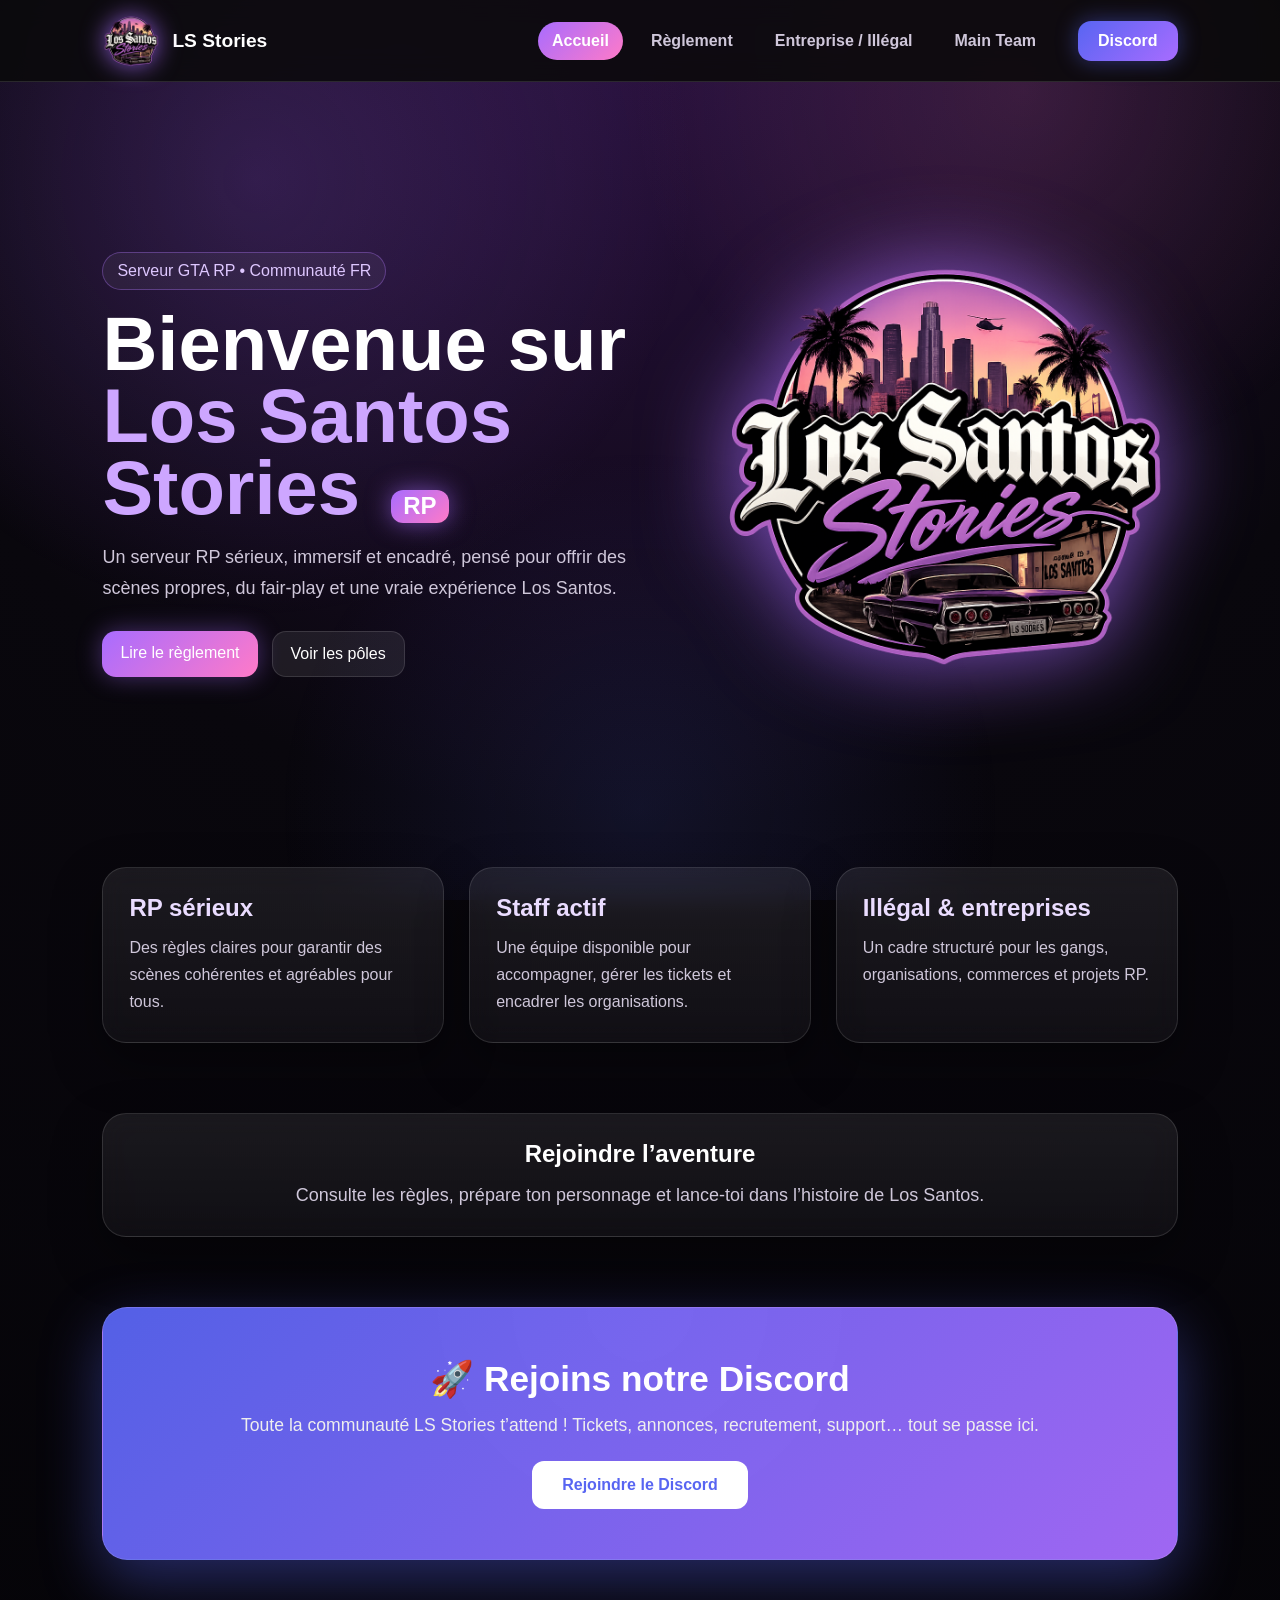
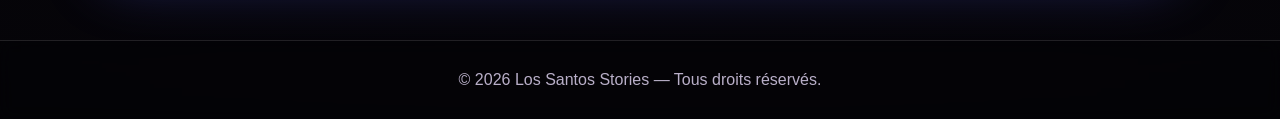
<file: index.html>
<!DOCTYPE html>
<html lang="fr">
<head>
  <meta charset="UTF-8">
  <meta name="viewport" content="width=device-width, initial-scale=1.0">
  <title>Los Santos Stories | Accueil</title>
  <link rel="stylesheet" href="style.css">
</head>
<body>
  <header class="header">
  <div class="logo">
    <img src="img/Logo_LSS.png" alt="Logo">
    <span>LS Stories</span>
  </div>

<nav class="nav">
  <ul class="nav-links">
    <li><a href="index.html"  class="active" >Accueil</a></li>
    <li><a href="reglement.html">Règlement</a></li>
    <li><a href="entreprise-illegal.html">Entreprise / Illégal</a></li>
    <li><a href="main-team.html">Main Team</a></li>
  </ul>

  <a href="https://discord.gg/PwrM5KvMkx" target="_blank" class="discord-header-btn">
    Discord
  </a>
</nav>

  <div class="menu-toggle" id="menu-toggle">☰</div>
</header>

  <main>
    <section class="hero" id="home">
      <div class="heroText">
        <span class="badge">Serveur GTA RP • Communauté FR</span>
        <h1>
  Bienvenue sur <strong>Los Santos Stories</strong>
  <span class="highlight">RP</span>
</h1>
        <p>Un serveur RP sérieux, immersif et encadré, pensé pour offrir des scènes propres, du fair-play et une vraie expérience Los Santos.</p>
        <div class="actions">
          <a class="btn primary" href="reglement.html">Lire le règlement</a>
          <a class="btn" href="entreprise-illegal.html">Voir les pôles</a>
        </div>
      </div>
      <img class="heroLogo" src="img/Logo_LSS.png" alt="Logo LS Stories">
    </section>

    <section class="grid">
      <article class="card">
        <h2>RP sérieux</h2>
        <p>Des règles claires pour garantir des scènes cohérentes et agréables pour tous.</p>
      </article>
      <article class="card">
        <h2>Staff actif</h2>
        <p>Une équipe disponible pour accompagner, gérer les tickets et encadrer les organisations.</p>
      </article>
      <article class="card">
        <h2>Illégal & entreprises</h2>
        <p>Un cadre structuré pour les gangs, organisations, commerces et projets RP.</p>
      </article>
    </section>

    <section class="banner">
      <h2>Rejoindre l’aventure</h2>
      <p>Consulte les règles, prépare ton personnage et lance-toi dans l’histoire de Los Santos.</p>
    </section>

  </main>

<section class="discord-section">
  <h2>🚀 Rejoins notre Discord</h2>
  <p>
    Toute la communauté LS Stories t’attend !  
    Tickets, annonces, recrutement, support… tout se passe ici.
  </p>

  <a href="https://discord.gg/PwrM5KvMkx" target="_blank" class="discord-btn">
    Rejoindre le Discord
  </a>
</section>

  <footer>
  © 2026 Los Santos Stories — Tous droits réservés.
</footer>
<script src="script.js"></script>
</body>
</html>
</file>
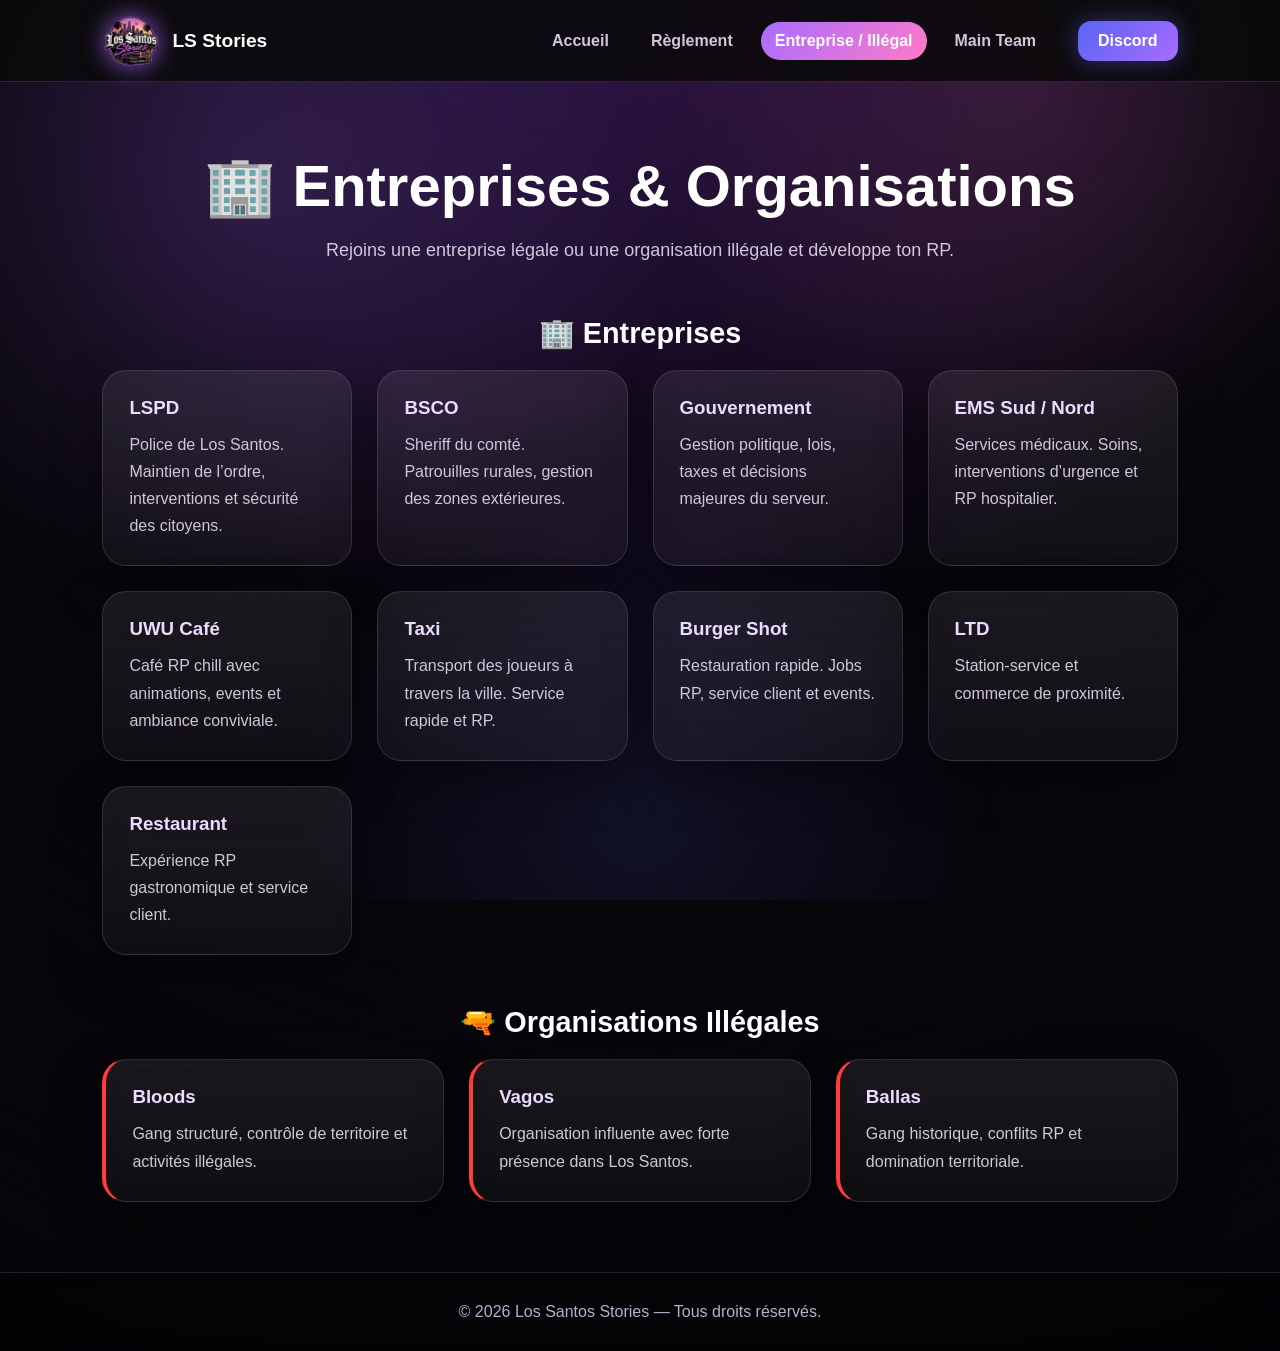
<file: entreprise-illegal.html>
<!DOCTYPE html>
<html lang="fr">
<head>
  <meta charset="UTF-8">
  <meta name="viewport" content="width=device-width, initial-scale=1.0">
  <title>Los Santos Stories | Entreprise / Illégal</title>
  <link rel="stylesheet" href="style.css">
</head>
<body>
  <header class="header">
  <div class="logo">
    <img src="img/Logo_LSS.png" alt="Logo">
    <span>LS Stories</span>
  </div>

  <nav class="nav">
  <ul class="nav-links">
    <li><a href="index.html">Accueil</a></li>
    <li><a href="reglement.html">Règlement</a></li>
    <li><a href="entreprise-illegal.html"  class="active">Entreprise / Illégal</a></li>
    <li><a href="main-team.html">Main Team</a></li>
  </ul>

  <a href="https://discord.gg/PwrM5KvMkx" target="_blank" class="discord-header-btn">
    Discord
  </a>
</nav>

  <div class="menu-toggle" id="menu-toggle">☰</div>
</header>

  <main class="page">
    <section class="section">
  <h2>🏢 Entreprises & Organisations</h2>
  <p class="section-desc">
    Rejoins une entreprise légale ou une organisation illégale et développe ton RP.
  </p>
  
</div>

  <!-- ENTREPRISES -->
  <h3 class="category-title">🏢 Entreprises</h3>
  <div class="cards-grid">

    <a href="https://discord.gg/W9KSvee5uq" target="_blank" class="card link-card">
      <h3>LSPD</h3>
      <p>Police de Los Santos. Maintien de l’ordre, interventions et sécurité des citoyens.</p>
    </a>

    <a href="https://discord.gg/hdkHKx5bKR" target="_blank" class="card link-card">
      <h3>BSCO</h3>
      <p>Sheriff du comté. Patrouilles rurales, gestion des zones extérieures.</p>
    </a>

    <a href="https://discord.gg/UtPBQNdYuY" target="_blank" class="card link-card">
      <h3>Gouvernement</h3>
      <p>Gestion politique, lois, taxes et décisions majeures du serveur.</p>
    </a>

    <a href="hhttps://discord.gg/vMVXzyKShr" target="_blank" class="card link-card">
      <h3>EMS Sud / Nord</h3>
      <p>Services médicaux. Soins, interventions d’urgence et RP hospitalier.</p>
    </a>

    <a href="https://discord.gg/Rj8ZZNsp3J" target="_blank" class="card link-card">
      <h3>UWU Café</h3>
      <p>Café RP chill avec animations, events et ambiance conviviale.</p>
    </a>

    <a href="https://discord.gg/HdfkCcvN6Q" target="_blank" class="card link-card">
      <h3>Taxi</h3>
      <p>Transport des joueurs à travers la ville. Service rapide et RP.</p>
    </a>

    <a href="https://discord.gg/EFEYMk7ApM" target="_blank" class="card link-card">
      <h3>Burger Shot</h3>
      <p>Restauration rapide. Jobs RP, service client et events.</p>
    </a>

    <a href="https://discord.gg/UWGG5gGcKR" target="_blank" class="card link-card">
      <h3>LTD</h3>
      <p>Station-service et commerce de proximité.</p>
    </a>

    <a href="https://discord.gg/bQAmmSSdaN" target="_blank" class="card link-card">
      <h3>Restaurant</h3>
      <p>Expérience RP gastronomique et service client.</p>
    </a>

  </div>

  <!-- ILLEGAL -->
  <h3 class="category-title">🔫 Organisations Illégales</h3>
  <div class="cards-grid">

    <a href="https://discord.gg/ReNXU4vBbs" target="_blank" class="card link-card illegal-card">
      <h3>Bloods</h3>
      <p>Gang structuré, contrôle de territoire et activités illégales.</p>
    </a>

    <a href="https://discord.gg/gmy5rYbjnJ" target="_blank" class="card link-card illegal-card">
      <h3>Vagos</h3>
      <p>Organisation influente avec forte présence dans Los Santos.</p>
    </a>

    <a href="https://discord.gg/3R9tyCWwAZ" target="_blank" class="card link-card illegal-card">
      <h3>Ballas</h3>
      <p>Gang historique, conflits RP et domination territoriale.</p>
    </a>

  </div>
</section>
  </main>

  <footer>
  © 2026 Los Santos Stories — Tous droits réservés.
</footer>
<script src="script.js"></script>
</body>
</html>
</file>
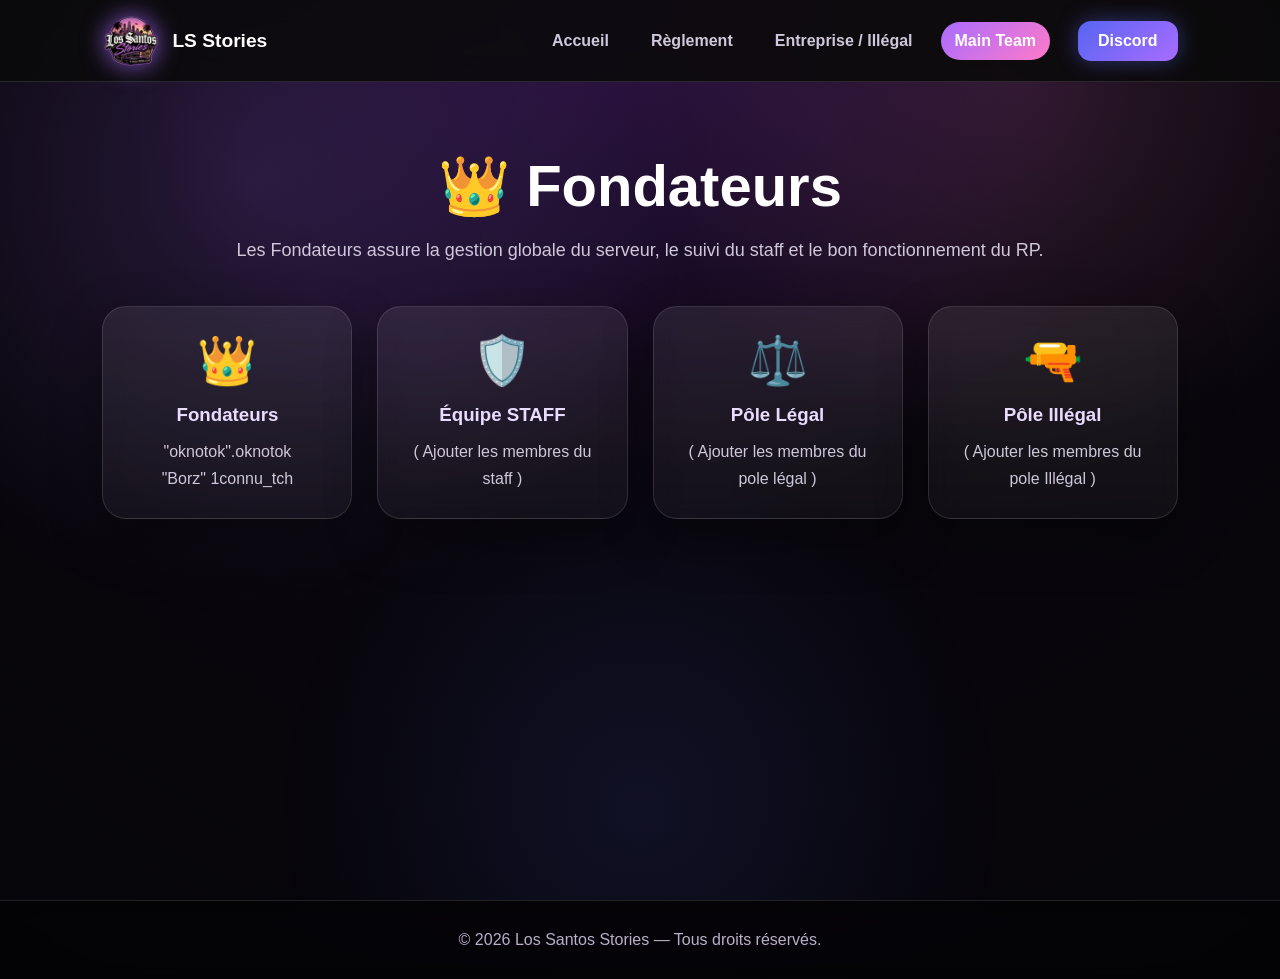
<file: main-team.html>
<!DOCTYPE html>
<html lang="fr">
<head>
  <meta charset="UTF-8">
  <meta name="viewport" content="width=device-width, initial-scale=1.0">
  <title>Los Santos Stories | Main Team</title>
  <link rel="stylesheet" href="style.css">
</head>
<body>
  <header class="header">
  <div class="logo">
    <img src="img/Logo_LSS.png" alt="Logo">
    <span>LS Stories</span>
  </div>

  <nav class="nav">
  <ul class="nav-links">
    <li><a href="index.html">Accueil</a></li>
    <li><a href="reglement.html">Règlement</a></li>
    <li><a href="entreprise-illegal.html">Entreprise / Illégal</a></li>
    <li><a href="main-team.html"  class="active">Main Team</a></li>
  </ul>

  <a href="https://discord.gg/PwrM5KvMkx" target="_blank" class="discord-header-btn">
    Discord
  </a>
</nav>

  <div class="menu-toggle" id="menu-toggle">☰</div>
</header>

  <main class="page">
    <section class="section">
      <h1>👑  Fondateurs </h1>
      <p class="section-desc">Les Fondateurs assure la gestion globale du serveur, le suivi du staff et le bon fonctionnement du RP.</p>

      <div class="team-grid">
        <article class="team-card">
          <div class="avatar">👑</div>
          <h3> Fondateurs </h3>
          <p> "oknotok".oknotok </p>
          <p> "Borz" 1connu_tch </p>
        </article>

        <article class="team-card">
          <div class="avatar">🛡️</div>
          <h3> Équipe STAFF </h3>
          <p> ( Ajouter les membres du staff ) </p>
        </article>

        <article class="team-card">
          <div class="avatar">⚖️</div>
          <h3> Pôle Légal </h3>
          <p> ( Ajouter les membres du pole légal ) </p>
        </article>

        <article class="team-card">
          <div class="avatar">🔫</div>
          <h3> Pôle Illégal </h3>
          <p> ( Ajouter les membres du pole Illégal ) </p>
        </article>

      </div>
    </section>
  </main>

  <footer>
  © 2026 Los Santos Stories — Tous droits réservés.
</footer>
<script src="script.js"></script>
</body>
</html>
</file>
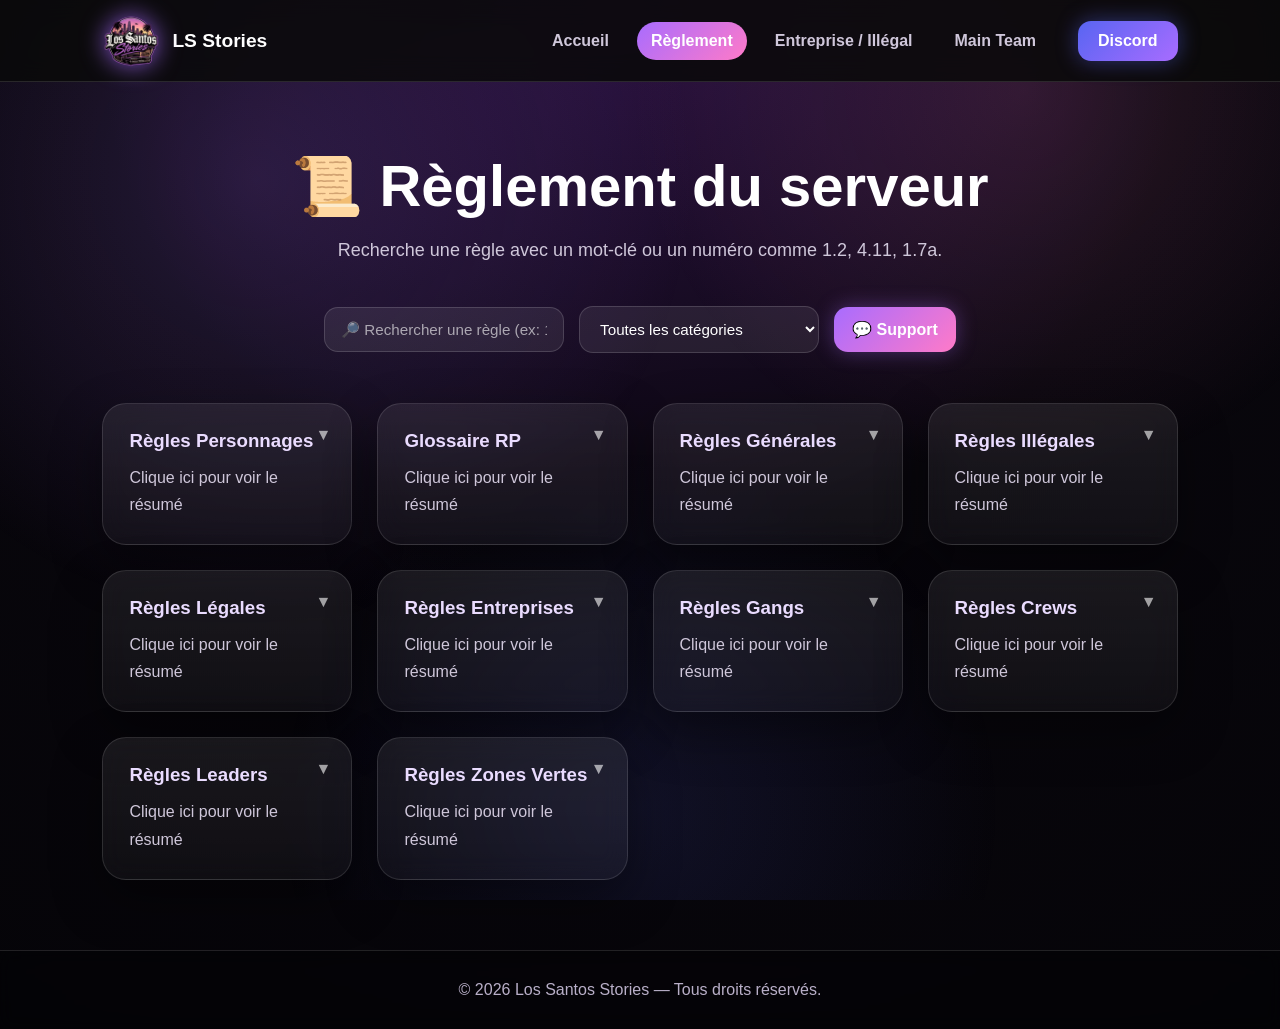
<file: reglement.html>
<!DOCTYPE html>
<html lang="fr">

<head>
  <meta charset="UTF-8">
  <meta name="viewport" content="width=device-width, initial-scale=1.0">
  <title>Los Santos Stories | Règlement</title>
  <link rel="stylesheet" href="style.css">
</head>

<body>

  <header class="header">
    <div class="logo">
      <img src="img/Logo_LSS.png" alt="Logo">
      <span>LS Stories</span>
    </div>

    <nav class="nav">
      <ul class="nav-links">
        <li><a href="index.html">Accueil</a></li>
        <li><a href="reglement.html" class="active">Règlement</a></li>
        <li><a href="entreprise-illegal.html">Entreprise / Illégal</a></li>
        <li><a href="main-team.html">Main Team</a></li>
      </ul>

      <a href="https://discord.gg/PwrM5KvMkx" target="_blank" class="discord-header-btn">
        Discord
      </a>
    </nav>

    <div class="menu-toggle" id="menu-toggle">☰</div>
  </header>

  <main class="page">
    <section class="section">
      <h1>📜 Règlement du serveur</h1>
      <p class="section-desc">
        Recherche une règle avec un mot-clé ou un numéro comme 1.2, 4.11, 1.7a.
      </p>

      <div class="rules-tools">
        <input type="text" id="rulesSearch" placeholder="🔎 Rechercher une règle (ex: 1.2, respect, tir...)">

        <select id="rulesFilter">
          <option value="all">Toutes les catégories</option>
          <option value="personnage">Personnages</option>
          <option value="general">Règles générales</option>
          <option value="illegal">Illégal</option>
          <option value="legal">Légal</option>
          <option value="entreprise">Entreprises</option>
          <option value="gang">Gangs</option>
          <option value="crew">Crews</option>
          <option value="leader">Leaders</option>
          <option value="zone">Zones vertes</option>
        </select>

        <a href="https://discord.gg/PwrM5KvMkx" target="_blank" class="staff-btn">
          💬 Support
        </a>
      </div>

      <p id="searchResultText" class="section-desc"></p>

      <div class="cards-grid">

        <div class="card rule-card" data-category="personnage" data-rule-key="personnage" onclick="toggleRule(this)">
          <h3>Règles Personnages</h3>
          <p class="click-text">Clique ici pour voir le résumé</p>
          <div class="rule-content">
            <ul>
              <li>1.1 Personnage réaliste obligatoire.</li>
              <li>1.2 Nom et prénom RP obligatoires.</li>
              <li>2.2 Deux personnages maximum.</li>
              <li>2.7 Pas de transfert entre personnages.</li>
            </ul>
            <button class="details-btn" onclick="openRuleModal(event, 'personnage')">Voir le détail complet</button>
          </div>
        </div>

        <div class="card rule-card" data-category="general" data-rule-key="glossaire" onclick="toggleRule(this)">
          <h3>Glossaire RP</h3>
          <p class="click-text">Clique ici pour voir le résumé</p>
          <div class="rule-content">
            <ul>
              <li>IC / OOC.</li>
              <li>Metagaming, Fail RP, PowerGaming.</li>
              <li>Pain RP, Fear RP, MassRP.</li>
              <li>Car Ramming / Car Kill.</li>
            </ul>
            <button class="details-btn" onclick="openRuleModal(event, 'glossaire')">Voir le détail complet</button>
          </div>
        </div>

        <div class="card rule-card" data-category="general" data-rule-key="general" onclick="toggleRule(this)">
          <h3>Règles Générales</h3>
          <p class="click-text">Clique ici pour voir le résumé</p>
          <div class="rule-content">
            <ul>
              <li>1.1 Bug abuse interdit.</li>
              <li>1.2 Cheat interdit.</li>
              <li>4.2 Interdiction de quitter une scène RP.</li>
              <li>5.1 Maximum 40 personnes sur une scène.</li>
            </ul>
            <button class="details-btn" onclick="openRuleModal(event, 'general')">Voir le détail complet</button>
          </div>
        </div>

        <div class="card rule-card" data-category="illegal" data-rule-key="illegal" onclick="toggleRule(this)">
          <h3>Règles Illégales</h3>
          <p class="click-text">Clique ici pour voir le résumé</p>
          <div class="rule-content">
            <ul>
              <li>1.1 QG interdit sans motif IC.</li>
              <li>1.6 Braquage encadré.</li>
              <li>1.9 Teaming interdit.</li>
              <li>1.10 Prises d’otages réglementées.</li>
            </ul>
            <button class="details-btn" onclick="openRuleModal(event, 'illegal')">Voir le détail complet</button>
          </div>
        </div>

        <div class="card rule-card" data-category="legal" data-rule-key="legal" onclick="toggleRule(this)">
          <h3>Règles Légales</h3>
          <p class="click-text">Clique ici pour voir le résumé</p>
          <div class="rule-content">
            <ul>
              <li>1.1 Respect des normes établies.</li>
              <li>1.6 Corruption uniquement sur validation.</li>
              <li>1.10 40 minutes avant cellule.</li>
              <li>1.12 EMS hors zone de fusillade.</li>
            </ul>
            <button class="details-btn" onclick="openRuleModal(event, 'legal')">Voir le détail complet</button>
          </div>
        </div>

        <div class="card rule-card" data-category="entreprise" data-rule-key="entreprise" onclick="toggleRule(this)">
          <h3>Règles Entreprises</h3>
          <p class="click-text">Clique ici pour voir le résumé</p>
          <div class="rule-content">
            <ul>
              <li>1.1 Entreprises considérées comme neutres.</li>
              <li>1.2 Politiques internes autorisées.</li>
              <li>1.3 Cohérence RP importante.</li>
              <li>1.4 Membres bien formés.</li>
            </ul>
            <button class="details-btn" onclick="openRuleModal(event, 'entreprise')">Voir le détail complet</button>
          </div>
        </div>

        <div class="card rule-card" data-category="gang" data-rule-key="gang" onclick="toggleRule(this)">
          <h3>Règles Gangs</h3>
          <p class="click-text">Clique ici pour voir le résumé</p>
          <div class="rule-content">
            <ul>
              <li>1.1 Minimum 10 membres.</li>
              <li>1.2 Alliance interdite sauf contexte RP.</li>
              <li>1.3a Reprise du lead possible.</li>
              <li>1.4 Renversement possible.</li>
            </ul>
            <button class="details-btn" onclick="openRuleModal(event, 'gang')">Voir le détail complet</button>
          </div>
        </div>

        <div class="card rule-card" data-category="crew" data-rule-key="crew" onclick="toggleRule(this)">
          <h3>Règles Crews</h3>
          <p class="click-text">Clique ici pour voir le résumé</p>
          <div class="rule-content">
            <ul>
              <li>1.1 Ticket obligatoire.</li>
              <li>1.2 Minimum 6 personnes.</li>
              <li>1.3 Alliance possible avec gang.</li>
              <li>1.5 Démantèlement possible.</li>
            </ul>
            <button class="details-btn" onclick="openRuleModal(event, 'crew')">Voir le détail complet</button>
          </div>
        </div>

        <div class="card rule-card" data-category="leader" data-rule-key="leader" onclick="toggleRule(this)">
          <h3>Règles Leaders</h3>
          <p class="click-text">Clique ici pour voir le résumé</p>
          <div class="rule-content">
            <ul>
              <li>1.1 Leader jusqu’à destitution RP.</li>
              <li>1.2 Successeur obligatoire si départ.</li>
              <li>1.3 Sanctions admin influentes.</li>
              <li>1.4 Corruption très encadrée.</li>
            </ul>
            <button class="details-btn" onclick="openRuleModal(event, 'leader')">Voir le détail complet</button>
          </div>
        </div>

        <div class="card rule-card" data-category="zone" data-rule-key="zone" onclick="toggleRule(this)">
          <h3>Règles Zones Vertes</h3>
          <p class="click-text">Clique ici pour voir le résumé</p>
          <div class="rule-content">
            <ul>
              <li>1.1 Aucun crime autorisé.</li>
              <li>1.2 Interdiction de fuir une scène en ZV.</li>
              <li>1.3 Vol, meurtre et braquage interdits.</li>
              <li>1.4 Liste des zones vertes.</li>
            </ul>
            <button class="details-btn" onclick="openRuleModal(event, 'zone')">Voir le détail complet</button>
          </div>
        </div>

      </div>
    </section>
  </main>

  <div class="rule-modal" id="ruleModal">
    <div class="rule-modal-content">
      <button class="close-modal" onclick="closeRuleModal()">✕</button>
      <h2 id="modalTitle">Règlement</h2>
      <div id="modalText"></div>
    </div>
  </div>

  <footer>
    © 2026 Los Santos Stories — Tous droits réservés.
  </footer>

  <script>
    const menuToggle = document.getElementById("menu-toggle");
    const nav = document.querySelector(".nav");

    if (menuToggle) {
      menuToggle.addEventListener("click", () => {
        nav.classList.toggle("active");
      });
    }

    function toggleRule(card) {
      document.querySelectorAll(".rule-card").forEach(el => {
        if (el !== card) el.classList.remove("active");
      });

      card.classList.toggle("active");
    }

    const rulesData = {
      personnage: {
        title: "Règles Personnages",
        content: `
          <p><strong>1.1</strong> Votre personnage doit être réaliste. Exemple : pas d’yeux de démon.</p>
          <p><strong>1.2</strong> Votre personnage doit avoir un nom et prénom RP.</p>
          <p><strong>1.3</strong> Votre personnage ne doit pas porter le nom d’une célébrité ou d’un personnage fictif.</p>
          <p><strong>1.4</strong> Votre personnage ne peut pas être mineur, sauf validation du STAFF + possession d’un VIP.</p>
          <p><strong>2.1</strong> L’ID unique le plus bas sera considéré comme votre personnage principal. Le second personnage est donc le twink.</p>
          <p><strong>2.2</strong> Vous avez le droit de créer 2 personnages maximum.</p>
          <p><strong>2.3</strong> Vos deux personnages ne peuvent pas se connaître.</p>
          <p><strong>2.4</strong> Vos personnages ne peuvent pas appartenir à la même structure.</p>
          <p><strong>2.5</strong> Il est interdit d’avoir un personnage dans une structure légale et l’autre illégale.</p>
          <p><strong>2.6</strong> Les achats se font par personnage.</p>
          <p><strong>2.7</strong> Le transfert d’items, armes, argent, biens immobiliers, etc. entre personnages est interdit.</p>
          <p><strong>2.8</strong> Il est interdit de donner un de ses personnages à quelqu’un d’autre.</p>
        `
      },

      glossaire: {
        title: "Glossaire RP",
        content: `
          <p><strong>IC — In Character</strong> : être dans son personnage.</p>
          <p><strong>OOC — Out Of Character</strong> : informations hors RP.</p>
          <p><strong>Metagaming</strong> : utiliser une information OOC en IC.</p>
          <p><strong>Fail RP</strong> : action non RP ou incohérente.</p>
          <p><strong>PowerGaming</strong> : action irréalisable dans la vraie vie.</p>
          <p><strong>Pain RP</strong> : jouer sa douleur.</p>
          <p><strong>MassRP</strong> : prendre en compte la présence de citoyens ou témoins invisibles.</p>
          <p><strong>Fear RP</strong> : jouer la peur face à une menace crédible.</p>
          <p><strong>Car Ramming / Car Kill</strong> : foncer volontairement sur quelqu’un avec un véhicule.</p>
        `
      },

      general: {
        title: "Règles Générales",
        content: `
          <p><strong>1.1</strong> Tout type de bug abuse est interdit.</p>
          <p><strong>1.2</strong> Tout logiciel de triche donnant un avantage est interdit.</p>
          <p><strong>1.3</strong> Les packs graphiques sont autorisés s’ils ne donnent aucun avantage. PC Check possible.</p>
          <p><strong>2.1</strong> Les personnages peuvent avoir des opinions RP, mais l’abus peut être sanctionné.</p>
          <p><strong>2.2</strong> L’insulte OOC est interdite.</p>
          <p><strong>2.3</strong> Le harcèlement OOC est interdit.</p>
          <p><strong>2.4</strong> La haine OOC est strictement interdite.</p>
          <p><strong>3.1</strong> L’insulte contre l’administration est interdite.</p>
          <p><strong>3.2</strong> Le report IG sert à demander de l’assistance, pas à discuter.</p>
          <p><strong>3.3</strong> Le respect est la règle numéro une sur LSS.</p>
          <p><strong>4.1</strong> Mauvaise utilisation du /me interdite.</p>
          <p><strong>4.2</strong> Quitter une scène RP en refusant de la continuer est interdit.</p>
          <p><strong>4.3</strong> Le freeloot est interdit.</p>
          <p><strong>4.5</strong> Actions immorales sur personnes à terre interdites sauf RP cohérent.</p>
          <p><strong>4.6</strong> Viol RP strictement interdit.</p>
          <p><strong>4.7</strong> Sex RP interdit sauf consentement et sans gêner les autres joueurs.</p>
          <p><strong>4.8</strong> Transférer une scène IC en OOC est interdit.</p>
          <p><strong>4.9</strong> Fonctionnaire + crew illégal interdit sauf personnage infiltré/corrompu validé.</p>
          <p><strong>4.10</strong> Mercy kill interdit.</p>
          <p><strong>4.11</strong> Tir sans contexte RP interdit.</p>
          <p><strong>4.12</strong> Abus de blindé pour car ram interdit.</p>
          <p><strong>4.13</strong> Abus de tenues de fonctionnaires interdit.</p>
          <p><strong>4.14</strong> Props incohérents interdits.</p>
          <p><strong>5.1</strong> Maximum 40 personnes sur une scène RP.</p>
          <p><strong>5.2</strong> Le côté illégal doit annoncer son nombre à l’arrivée de la police.</p>
          <p><strong>6.1</strong> Cayo Perico est une île hors de Los Santos.</p>
          <p><strong>6.2</strong> Cayo Perico peut être contrôlée par son propriétaire.</p>
          <p><strong>6.3</strong> Cayo Perico possède sa propre juridiction.</p>
          <p><strong>6.4</strong> Cayo Perico possède sa propre milice privée.</p>
        `
      },

      illegal: {
        title: "Règles Illégales",
        content: `
          <p><strong>1.1</strong> Entrer dans un QG de gang/crew sans motif IC est interdit.</p>
          <p><strong>1.2</strong> Dans un QG, vous devez vous plier aux exigences de ce dernier.</p>
          <p><strong>1.3</strong> Kidnapper ou braquer des citoyens en pleine ville est interdit.</p>
          <p><strong>1.4</strong> Les membres de gangs peuvent vous tuer si vous ne respectez pas leurs demandes uniquement dans leur QG.</p>
          <p><strong>1.5</strong> Forcer des animations immorales est interdit.</p>
          <p><strong>1.6</strong> Lors d’un braquage, maximum 50% des biens peuvent être pris.</p>
          <p><strong>1.7a</strong> Vous pouvez voler jusqu’à 25 000$.</p>
          <p><strong>1.7b</strong> Si le joueur a moins de 25 000$, vous pouvez voler jusqu’à 50% de son argent.</p>
          <p><strong>1.8</strong> Délai de 4h entre les prises d’otages.</p>
          <p><strong>1.9</strong> Le teaming entre gangs est interdit sauf contexte RP.</p>
          <p><strong>1.10</strong> Prise d’otage possible à partir de 5 personnes, 7 pour deux otages, 9 pour trois otages.</p>
          <p><strong>2.1</strong> Braquer, piller ou prendre en otage un EMS en service est interdit.</p>
          <p><strong>2.2</strong> Pour braquer un convoi, minimum 5 personnes dans 2 véhicules.</p>
          <p><strong>2.3</strong> Voler les vêtements/GPB de service est interdit.</p>
        `
      },

      legal: {
        title: "Règles Légales",
        content: `
          <p><strong>1.1</strong> Les organismes d’État doivent respecter les normes établies.</p>
          <p><strong>1.2</strong> Transfert entre organismes interdit sauf validation.</p>
          <p><strong>1.3</strong> Embaucher une personne avec casier judiciaire est interdit.</p>
          <p><strong>1.4</strong> Les USSS peuvent prendre la tête d’enquête.</p>
          <p><strong>1.5</strong> Les lois et procédures sont dirigées par le gouvernement.</p>
          <p><strong>1.6</strong> Corruption uniquement validée par le gérant légal.</p>
          <p><strong>1.7</strong> Pot de vin maximum de 500$.</p>
          <p><strong>1.8</strong> Un fonctionnaire corrompu validé peut aider un gang/crew.</p>
          <p><strong>1.9</strong> Fonctionnaire corrompu : maximum 500 000$ pour ses services.</p>
          <p><strong>1.10</strong> 40 minutes pour mettre une personne en cellule après menottage.</p>
          <p><strong>1.11</strong> Tirer depuis des véhicules blindés est interdit.</p>
          <p><strong>1.12</strong> Les EMS ne peuvent pas réanimer pendant une fusillade.</p>
          <p><strong>1.13</strong> Le gouverneur représente le pouvoir absolu de San Andreas.</p>
          <p><strong>1.14</strong> Le DOJ doit avoir au moins 2 avocats.</p>
          <p><strong>1.15</strong> Le DOJ doit avoir un procureur d’État.</p>
        `
      },

      entreprise: {
        title: "Règles Entreprises",
        content: `
          <p><strong>1.1</strong> Les membres d’une entreprise sont considérés comme neutres.</p>
          <p><strong>1.2</strong> Les entreprises peuvent établir leurs propres politiques internes.</p>
          <p><strong>1.3</strong> La cohérence RP est importante lors du recrutement.</p>
          <p><strong>1.4</strong> Les membres doivent être bien formés.</p>
        `
      },

      gang: {
        title: "Règles Gangs",
        content: `
          <p><strong>1.1</strong> Pour créer et faire perdurer un gang, minimum 10 personnes.</p>
          <p><strong>1.2</strong> Les gangs ne peuvent pas s’allier sauf situation RP justifiée.</p>
          <p><strong>1.3a</strong> Si le gang est perquisitionné et que le leader est arrêté, l’adjoint reprend le lead.</p>
          <p><strong>1.3b</strong> Si aucun leader ne peut reprendre, le gang repart de zéro.</p>
          <p><strong>1.4</strong> Des membres peuvent renverser leur leader avec validation du gérant illégal.</p>
        `
      },

      crew: {
        title: "Règles Crews",
        content: `
          <p><strong>1.1</strong> Pour monter un crew, demande en ticket “pôle illégal”.</p>
          <p><strong>1.2</strong> Minimum 6 personnes dans le crew.</p>
          <p><strong>1.3</strong> Un crew peut s’allier à un gang.</p>
          <p><strong>1.4</strong> Un crew peut fusionner avec un autre si les deux dirigeants sont d’accord.</p>
          <p><strong>1.5</strong> Un crew peut être démantelé.</p>
        `
      },

      leader: {
        title: "Règles Leaders",
        content: `
          <p><strong>1.1</strong> Un leader reste leader jusqu’à ce qu’un contexte RP le destitue.</p>
          <p><strong>1.2</strong> S’il quitte ses fonctions, il doit choisir un successeur.</p>
          <p><strong>1.3</strong> Les sanctions admin peuvent influencer son rôle.</p>
          <p><strong>1.4</strong> Un leader ne peut pas être corrompu sauf validation Main Team.</p>
        `
      },

      zone: {
        title: "Règles Zones Vertes",
        content: `
          <p><strong>1.1</strong> Les zones vertes sont surveillées. Aucun crime ne peut s’y produire.</p>
          <p><strong>1.2</strong> Il est interdit de se réfugier en ZV pour fuir une scène RP.</p>
          <p><strong>1.3</strong> Voler, tuer ou braquer en Zone Verte est interdit.</p>
          <p><strong>1.4</strong> Liste des ZV : QG d’entreprises, supérettes, parkings, place des cubes, aéroport, auto-école.</p>
        `
      }
    };

    const searchInput = document.getElementById("rulesSearch");
    const filterSelect = document.getElementById("rulesFilter");
    const cards = document.querySelectorAll(".rule-card");
    const searchResultText = document.getElementById("searchResultText");

    function normalizeText(text) {
      return text
        .toLowerCase()
        .normalize("NFD")
        .replace(/[\u0300-\u036f]/g, "")
        .replace(/,/g, ".")
        .trim();
    }

    function getRuleFullText(card) {
      const key = card.dataset.ruleKey;
      const visibleText = card.innerText || "";
      const modalText = rulesData[key] ? rulesData[key].title + " " + rulesData[key].content : "";
      const category = card.dataset.category || "";

      return normalizeText(visibleText + " " + modalText + " " + category);
    }

    function filterRules() {
      const searchValue = normalizeText(searchInput.value);
      const filterValue = filterSelect.value;
      let results = 0;

      cards.forEach(card => {
        const category = card.dataset.category;
        const fullText = getRuleFullText(card);

        const matchSearch = searchValue === "" || fullText.includes(searchValue);
        const matchFilter = filterValue === "all" || category === filterValue;

        if (matchSearch && matchFilter) {
          card.style.display = "block";
          results++;
        } else {
          card.style.display = "none";
          card.classList.remove("active");
        }
      });

      if (searchValue || filterValue !== "all") {
        searchResultText.textContent = results > 0
          ? `${results} catégorie(s) trouvée(s). Clique sur “Voir le détail complet” pour lire la règle.`
          : "Aucune règle trouvée.";
      } else {
        searchResultText.textContent = "";
      }
    }

    searchInput.addEventListener("input", filterRules);
    filterSelect.addEventListener("change", filterRules);

    function openRuleModal(event, ruleKey) {
      event.stopPropagation();

      const modal = document.getElementById("ruleModal");
      const modalTitle = document.getElementById("modalTitle");
      const modalText = document.getElementById("modalText");

      modalTitle.innerHTML = rulesData[ruleKey].title;
      modalText.innerHTML = rulesData[ruleKey].content;

      modal.classList.add("active");
    }

    function closeRuleModal() {
      document.getElementById("ruleModal").classList.remove("active");
    }

    document.getElementById("ruleModal").addEventListener("click", function (e) {
      if (e.target === this) closeRuleModal();
    });
  </script>

</body>

</html>
</file>
<file: style.css>
:root {
  --bg: #09070d;
  --card: rgba(21, 16, 32, 0.82);
  --text: #ffffff;
  --muted: #cfc7da;
  --purple: #a86cff;
  --pink: #ff7ac8;
  --discord: #5865f2;
  --line: rgba(255, 255, 255, 0.12);
}

/* RESET */
* {
  box-sizing: border-box;
  margin: 0;
  padding: 0;
}

html {
  scroll-behavior: smooth;
}

body {
  font-family: Inter, Arial, sans-serif;
  background: radial-gradient(circle at top, #2b1241 0, #09070d 45%, #050408 100%);
  color: var(--text);
  min-height: 100vh;
  padding-top: 82px;
}

body::before {
  content: "";
  position: fixed;
  inset: 0;
  background:
    radial-gradient(circle at 20% 20%, rgba(168, 108, 255, 0.18), transparent 35%),
    radial-gradient(circle at 80% 10%, rgba(255, 122, 200, 0.14), transparent 30%),
    radial-gradient(circle at 50% 90%, rgba(88, 101, 242, 0.12), transparent 35%);
  pointer-events: none;
  z-index: -1;
}

/* HEADER */
.header {
  position: fixed;
  top: 0;
  left: 0;
  width: 100%;
  height: 82px;
  padding: 0 8%;
  display: flex;
  align-items: center;
  justify-content: space-between;
  background: rgba(10, 10, 10, 0.86);
  backdrop-filter: blur(12px);
  border-bottom: 1px solid var(--line);
  z-index: 1000;
  animation: slideDown 0.8s ease;
}

.logo {
  display: flex;
  align-items: center;
  gap: 12px;
  color: #fff;
  text-decoration: none;
  font-weight: 900;
}

.logo img {
  width: 58px;
  height: 58px;
  object-fit: contain;
  filter: drop-shadow(0 0 12px rgba(168, 108, 255, 0.8));
}

.logo span {
  font-size: 1.2rem;
}

/* NAV */
.nav {
  display: flex;
  align-items: center;
  gap: 28px;
}

.nav-links {
  display: flex;
  align-items: center;
  gap: 14px;
  list-style: none;
}

.nav-links a {
  display: block;
  color: var(--muted);
  text-decoration: none;
  padding: 10px 14px;
  border-radius: 999px;
  font-weight: 700;
  transition: 0.25s ease;
}

.nav-links a:hover,
.nav-links a.active {
  background: linear-gradient(135deg, var(--purple), var(--pink));
  color: #fff;
}

.discord-header-btn {
  display: inline-flex;
  align-items: center;
  justify-content: center;
  padding: 11px 20px;
  border-radius: 13px;
  background: linear-gradient(135deg, var(--discord), var(--purple));
  color: white;
  text-decoration: none;
  font-weight: 900;
  box-shadow: 0 0 22px rgba(88, 101, 242, 0.45);
  transition: 0.25s ease;
  white-space: nowrap;
}

.discord-header-btn:hover {
  transform: translateY(-2px) scale(1.04);
  box-shadow: 0 0 32px rgba(88, 101, 242, 0.75);
}

.menu-toggle {
  display: none;
  background: transparent;
  border: 0;
  color: #fff;
  font-size: 2rem;
  cursor: pointer;
}

/* HOME */
.hero {
  min-height: 85vh;
  display: grid;
  grid-template-columns: 1.1fr 0.9fr;
  gap: 35px;
  align-items: center;
  padding: 70px 8%;
}

.heroText {
  animation: fadeLeft 1s ease;
}

.heroText h1 {
  font-size: clamp(38px, 6vw, 76px);
  line-height: 0.95;
  margin: 18px 0;
}

.heroText strong {
  color: #cda6ff;
}

.heroText p,
.section-desc,
.banner p {
  color: var(--muted);
  font-size: 18px;
  line-height: 1.7;
}

.badge {
  display: inline-block;
  padding: 9px 14px;
  border: 1px solid rgba(178, 119, 255, 0.35);
  border-radius: 999px;
  color: #dec7ff;
  background: rgba(255, 255, 255, 0.05);
}

.heroLogo {
  width: 100%;
  max-width: 520px;
  justify-self: center;
  filter: drop-shadow(0 0 45px rgba(168, 108, 255, 0.75));
  animation: float 4s ease-in-out infinite;
}

.actions {
  display: flex;
  gap: 14px;
  flex-wrap: wrap;
  margin-top: 28px;
}

.btn {
  color: #fff;
  text-decoration: none;
  border: 1px solid var(--line);
  padding: 13px 18px;
  border-radius: 14px;
  background: rgba(255, 255, 255, 0.08);
  transition: 0.25s ease;
}

.btn.primary {
  background: linear-gradient(135deg, var(--purple), var(--pink));
  border: 0;
  box-shadow: 0 0 25px rgba(168, 108, 255, 0.4);
}

.btn:hover {
  transform: translateY(-3px);
}

.highlight {
  display: inline-block;
  margin-left: 10px;
  padding: 5px 12px;
  font-size: 1.5rem;
  border-radius: 12px;
  background: linear-gradient(135deg, var(--purple), var(--pink));
  box-shadow: 0 0 25px rgba(168, 108, 255, 0.6);
}

/* LAYOUT */
.page {
  min-height: calc(100vh - 82px);
}

.section {
  padding: 70px 8%;
}

.section h1,
.section h2 {
  font-size: clamp(34px, 5vw, 58px);
  text-align: center;
  margin-bottom: 15px;
}

.section-desc {
  max-width: 850px;
  margin: 0 auto 40px;
  text-align: center;
}

/* GRIDS */
.grid,
.cards-grid,
.team-grid,
.double-section {
  display: grid;
  gap: 25px;
}

.grid {
  grid-template-columns: repeat(3, 1fr);
  padding: 20px 8% 70px;
}

.cards-grid,
.team-grid {
  grid-template-columns: repeat(auto-fit, minmax(250px, 1fr));
}

.double-section {
  grid-template-columns: repeat(auto-fit, minmax(280px, 1fr));
}

/* CARDS */
.card,
.team-card,
.info-box,
.banner,
.discord-section {
  position: relative;
  overflow: hidden;
  background: linear-gradient(180deg, rgba(255, 255, 255, 0.08), rgba(255, 255, 255, 0.04));
  border: 1px solid var(--line);
  border-radius: 24px;
  padding: 26px;
  box-shadow: 0 20px 50px rgba(0, 0, 0, 0.38);
  backdrop-filter: blur(12px);
  transition: 0.3s ease;
}

.card::before,
.team-card::before,
.info-box::before,
.banner::before,
.discord-section::before {
  content: "";
  position: absolute;
  top: 0;
  left: -120%;
  width: 80%;
  height: 100%;
  background: linear-gradient(120deg, transparent, rgba(255, 255, 255, 0.18), transparent);
  transition: 0.6s;
}

.card:hover::before,
.team-card:hover::before,
.info-box:hover::before,
.banner:hover::before,
.discord-section:hover::before {
  left: 120%;
}

.card:hover,
.team-card:hover,
.info-box:hover {
  transform: translateY(-10px) scale(1.02);
  border-color: rgba(168, 108, 255, 0.65);
  box-shadow: 0 14px 35px rgba(168, 108, 255, 0.2);
}

.card h2,
.card h3,
.team-card h3,
.info-box h3 {
  color: #eadcff;
  margin-bottom: 12px;
}

.card p,
.team-card p,
.info-box p,
.info-box li {
  color: var(--muted);
  line-height: 1.7;
}

/* ENTREPRISE / ILLÉGAL */
.category-title {
  margin: 50px 0 20px;
  font-size: 1.8rem;
  color: #fff;
  text-align: center;
}

.link-card {
  text-decoration: none;
  color: white;
  cursor: pointer;
}

.link-card:hover {
  border-color: var(--discord);
  box-shadow: 0 10px 30px rgba(88, 101, 242, 0.4);
}

.info-box ul {
  margin-top: 15px;
  padding-left: 20px;
}

.legal {
  border-left: 4px solid #3bff7a;
}

.illegal,
.illegal-card {
  border-left: 4px solid #ff3b3b;
}

.illegal-card:hover {
  box-shadow: 0 10px 30px rgba(255, 50, 50, 0.4);
}

/* MAIN TEAM */
.avatar {
  font-size: 3rem;
  margin-bottom: 15px;
}

.team-card {
  text-align: center;
}

/* RÈGLEMENT */
.rules-tools {
  display: flex;
  justify-content: center;
  align-items: center;
  gap: 15px;
  flex-wrap: wrap;
  margin: 30px 0 50px;
}

.rules-tools input,
.rules-tools select {
  padding: 13px 16px;
  border-radius: 14px;
  border: 1px solid rgba(255, 255, 255, 0.15);
  background: rgba(255, 255, 255, 0.08);
  color: white;
  outline: none;
  min-width: 240px;
  font-size: 0.95rem;
}

.rules-tools input::placeholder {
  color: rgba(255, 255, 255, 0.6);
}

.rules-tools select option {
  color: #111;
}

.staff-btn {
  padding: 13px 18px;
  border-radius: 14px;
  background: linear-gradient(135deg, var(--purple), var(--pink));
  color: white;
  text-decoration: none;
  font-weight: 800;
  display: inline-flex;
  align-items: center;
  gap: 8px;
  box-shadow: 0 0 20px rgba(168, 108, 255, 0.35);
  transition: 0.3s;
}

.staff-btn:hover {
  transform: scale(1.06);
  box-shadow: 0 0 30px rgba(168, 108, 255, 0.7);
}

.rule-card {
  cursor: pointer;
}

.rule-card::after {
  content: "▼";
  position: absolute;
  right: 20px;
  top: 22px;
  transition: 0.3s;
  opacity: 0.6;
}

.rule-card.active::after {
  transform: rotate(180deg);
  opacity: 1;
}

.rule-content {
  max-height: 0;
  overflow: hidden;
  transition: 0.4s ease;
  opacity: 0;
}

.rule-card.active .rule-content {
  max-height: 320px;
  opacity: 1;
  margin-top: 12px;
}

.rule-content ul {
  padding-left: 18px;
}

.click-text {
  color: var(--muted);
}

/* DISCORD SECTION */
.discord-section {
  margin: 0 8% 80px;
  padding: 50px;
  text-align: center;
  border-radius: 25px;
  background:
    linear-gradient(135deg, rgba(88, 101, 242, 0.95), rgba(168, 108, 255, 0.95)),
    radial-gradient(circle at top, rgba(255, 255, 255, 0.25), transparent 40%);
  box-shadow: 0 20px 60px rgba(88, 101, 242, 0.4);
}

.discord-section h2 {
  font-size: 2.2rem;
  margin-bottom: 15px;
}

.discord-section p {
  color: #eee;
  margin-bottom: 25px;
  font-size: 1.1rem;
}

.discord-btn {
  display: inline-block;
  padding: 15px 30px;
  border-radius: 12px;
  background: #fff;
  color: var(--discord);
  font-weight: bold;
  text-decoration: none;
  transition: 0.3s;
}

.discord-btn:hover {
  transform: scale(1.08);
  background: #111;
  color: #fff;
}

/* BANNER / FOOTER */
.banner {
  margin: 0 8% 70px;
  text-align: center;
}

.banner h2 {
  margin-bottom: 12px;
}

footer {
  text-align: center;
  color: #b9afc8;
  padding: 30px;
  border-top: 1px solid var(--line);
  background: rgba(0, 0, 0, 0.25);
  backdrop-filter: blur(8px);
}

/* ANIMATIONS */
@keyframes float {
  50% {
    transform: translateY(-14px);
  }
}

@keyframes slideDown {
  from {
    opacity: 0;
    transform: translateY(-35px);
  }

  to {
    opacity: 1;
    transform: translateY(0);
  }
}

@keyframes fadeLeft {
  from {
    opacity: 0;
    transform: translateX(-45px);
  }

  to {
    opacity: 1;
    transform: translateX(0);
  }
}

/* RESPONSIVE */
@media (max-width: 900px) {
  .header {
    padding: 0 6%;
  }

  .menu-toggle {
    display: block;
  }

  .nav {
    position: fixed;
    top: 82px;
    left: 0;
    width: 100%;
    flex-direction: column;
    gap: 15px;
    padding: 25px 6%;
    background: rgba(8, 6, 12, 0.98);
    border-bottom: 1px solid var(--line);
    transform: translateY(-130%);
    transition: 0.3s ease;
  }

  .nav.active {
    transform: translateY(0);
  }

  .nav-links {
    width: 100%;
    flex-direction: column;
    align-items: center;
  }

  .nav-links a,
  .discord-header-btn {
    width: 90vw;
    text-align: center;
  }

  .hero,
  .grid {
    grid-template-columns: 1fr;
  }

  .hero {
    min-height: auto;
    padding-top: 45px;
    text-align: center;
  }

  .heroLogo {
    max-width: 380px;
    margin: auto;
  }

  .actions {
    justify-content: center;
  }

  .discord-section {
    padding: 35px 20px;
  }

  .logo span {
    font-size: 1rem;
  }
}

@media (max-width: 520px) {
  body {
    padding-top: 75px;
  }

  .header {
    height: 75px;
  }

  .logo img {
    width: 48px;
    height: 48px;
  }

  .nav {
    top: 75px;
  }

  .section,
  .hero {
    padding-left: 5%;
    padding-right: 5%;
  }

  .section h1,
  .section h2 {
    font-size: 2.3rem;
  }

  .rules-tools input,
  .rules-tools select,
  .staff-btn {
    width: 100%;
  }
}

.details-btn {
  margin-top: 15px;
  padding: 10px 14px;
  border: 0;
  border-radius: 12px;
  background: linear-gradient(135deg, var(--purple), var(--pink));
  color: white;
  font-weight: 800;
  cursor: pointer;
}

.rule-modal {
  position: fixed;
  inset: 0;
  background: rgba(0,0,0,0.75);
  backdrop-filter: blur(8px);
  display: none;
  align-items: center;
  justify-content: center;
  z-index: 3000;
  padding: 20px;
}

.rule-modal.active {
  display: flex;
}

.rule-modal-content {
  width: min(900px, 100%);
  max-height: 85vh;
  overflow-y: auto;
  background: #120c1f;
  border: 1px solid var(--line);
  border-radius: 24px;
  padding: 30px;
  box-shadow: 0 0 50px rgba(168,108,255,0.35);
}

.close-modal {
  float: right;
  border: 0;
  background: #ff3b3b;
  color: white;
  border-radius: 10px;
  padding: 8px 12px;
  cursor: pointer;
}

#modalText p {
  color: var(--muted);
  line-height: 1.7;
  margin-bottom: 12px;
}

.sanction {
  color: #ff7a7a;
  font-weight: 800;
}
</file>
